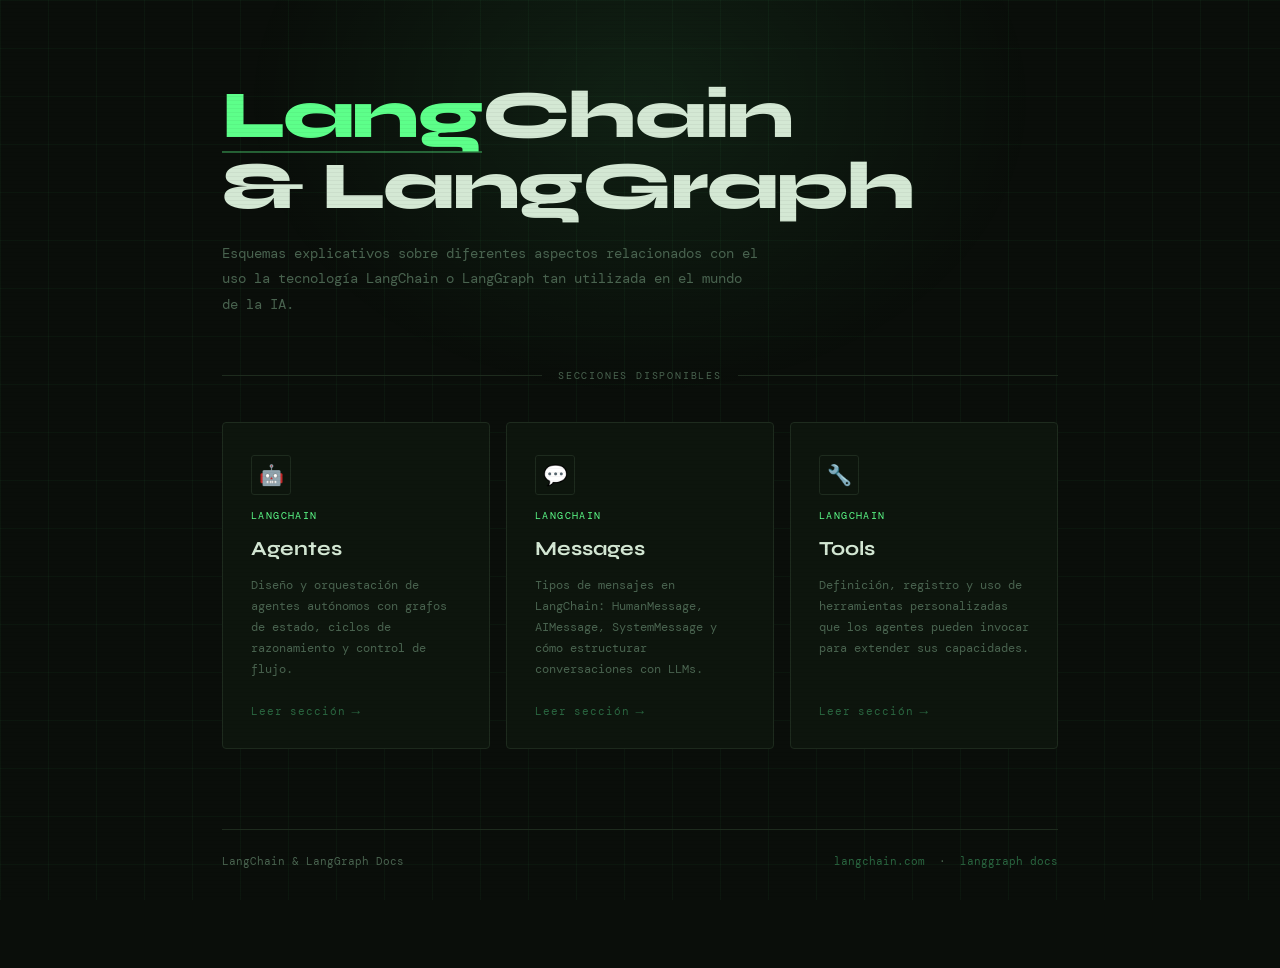
<file: index.html>
<!DOCTYPE html>
<html lang="es">
<head>
  <meta charset="UTF-8" />
  <meta name="viewport" content="width=device-width, initial-scale=1.0"/>
  <title>LangChain & LangGraph — Documentación</title>
  <link rel="preconnect" href="https://fonts.googleapis.com">
  <link href="https://fonts.googleapis.com/css2?family=DM+Mono:ital,wght@0,300;0,400;0,500;1,400&family=Syne:wght@400;700;800&display=swap" rel="stylesheet">
  <style>
    :root {
      --bg: #0a0e0a;
      --surface: #111611;
      --border: #1e2b1e;
      --accent: #5dff8a;
      --accent-dim: #2a6640;
      --text: #d4e8d4;
      --muted: #4a6450;
      --card-bg: #0d150d;
    }

    *, *::before, *::after { box-sizing: border-box; margin: 0; padding: 0; }

    body {
      font-family: 'DM Mono', monospace;
      background: var(--bg);
      color: var(--text);
      min-height: 100vh;
      overflow-x: hidden;
    }

    /* ── Grid background ── */
    body::before {
      content: '';
      position: fixed;
      inset: 0;
      background-image:
        linear-gradient(rgba(93,255,138,.04) 1px, transparent 1px),
        linear-gradient(90deg, rgba(93,255,138,.04) 1px, transparent 1px);
      background-size: 48px 48px;
      pointer-events: none;
      z-index: 0;
    }

    /* ── Glow blob ── */
    body::after {
      content: '';
      position: fixed;
      top: -200px;
      left: 50%;
      transform: translateX(-50%);
      width: 800px;
      height: 600px;
      background: radial-gradient(ellipse, rgba(93,255,138,.08) 0%, transparent 70%);
      pointer-events: none;
      z-index: 0;
    }

    .wrapper {
      position: relative;
      z-index: 1;
      max-width: 900px;
      margin: 0 auto;
      padding: 80px 32px 100px;
    }

    /* ── Header ── */
    .badge {
      display: inline-flex;
      align-items: center;
      gap: 8px;
      border: 1px solid var(--accent-dim);
      border-radius: 2px;
      padding: 4px 12px;
      font-size: 11px;
      color: var(--accent);
      letter-spacing: .12em;
      text-transform: uppercase;
      margin-bottom: 32px;
      opacity: 0;
      animation: fadeUp .5s ease forwards .1s;
    }

    .badge::before {
      content: '';
      display: inline-block;
      width: 6px;
      height: 6px;
      background: var(--accent);
      border-radius: 50%;
      animation: pulse 2s ease-in-out infinite;
    }

    @keyframes pulse {
      0%,100% { opacity: 1; transform: scale(1); }
      50%      { opacity: .4; transform: scale(.7); }
    }

    h1 {
      font-family: 'Syne', sans-serif;
      font-weight: 800;
      font-size: clamp(2.4rem, 6vw, 4.2rem);
      line-height: 1.05;
      letter-spacing: -.02em;
      margin-bottom: 20px;
      opacity: 0;
      animation: fadeUp .6s ease forwards .2s;
    }

    h1 span.hl {
      color: var(--accent);
      position: relative;
    }

    h1 span.hl::after {
      content: '';
      position: absolute;
      left: 0; right: 0; bottom: 2px;
      height: 2px;
      background: var(--accent);
      opacity: .35;
    }

    .subtitle {
      font-size: 14px;
      color: var(--muted);
      line-height: 1.8;
      max-width: 540px;
      opacity: 0;
      animation: fadeUp .6s ease forwards .35s;
    }

    /* ── Divider ── */
    .divider {
      display: flex;
      align-items: center;
      gap: 16px;
      margin: 52px 0 40px;
      opacity: 0;
      animation: fadeUp .5s ease forwards .45s;
    }

    .divider span {
      font-size: 10px;
      letter-spacing: .18em;
      text-transform: uppercase;
      color: var(--muted);
      white-space: nowrap;
    }

    .divider::before, .divider::after {
      content: '';
      flex: 1;
      height: 1px;
      background: var(--border);
    }

    /* ── Cards grid ── */
    .cards {
      display: grid;
      grid-template-columns: repeat(auto-fit, minmax(240px, 1fr));
      gap: 16px;
    }

    .card {
      background: var(--card-bg);
      border: 1px solid var(--border);
      border-radius: 4px;
      padding: 32px 28px 28px;
      text-decoration: none;
      color: inherit;
      display: flex;
      flex-direction: column;
      gap: 14px;
      position: relative;
      overflow: hidden;
      opacity: 0;
      transition: border-color .25s, transform .25s;
    }

    .card:nth-child(1) { animation: fadeUp .55s ease forwards .55s; }
    .card:nth-child(2) { animation: fadeUp .55s ease forwards .65s; }
    .card:nth-child(3) { animation: fadeUp .55s ease forwards .75s; }

    .card::before {
      content: '';
      position: absolute;
      inset: 0;
      background: linear-gradient(135deg, rgba(93,255,138,.04) 0%, transparent 60%);
      opacity: 0;
      transition: opacity .3s;
    }

    .card:hover {
      border-color: var(--accent-dim);
      transform: translateY(-4px);
    }

    .card:hover::before { opacity: 1; }

    .card-icon {
      width: 40px;
      height: 40px;
      border: 1px solid var(--border);
      border-radius: 3px;
      display: flex;
      align-items: center;
      justify-content: center;
      font-size: 20px;
      transition: border-color .25s;
    }

    .card:hover .card-icon { border-color: var(--accent-dim); }

    .card-label {
      font-size: 10px;
      letter-spacing: .14em;
      text-transform: uppercase;
      color: var(--accent);
    }

    .card-title {
      font-family: 'Syne', sans-serif;
      font-weight: 700;
      font-size: 1.25rem;
      color: var(--text);
    }

    .card-desc {
      font-size: 12px;
      color: var(--muted);
      line-height: 1.75;
      flex: 1;
    }

    .card-arrow {
      display: flex;
      align-items: center;
      gap: 6px;
      font-size: 11px;
      color: var(--accent-dim);
      letter-spacing: .08em;
      margin-top: 8px;
      transition: color .25s, gap .25s;
    }

    .card:hover .card-arrow {
      color: var(--accent);
      gap: 10px;
    }

    .card-arrow::after {
      content: '→';
      font-size: 14px;
    }

    /* ── Footer ── */
    footer {
      margin-top: 80px;
      padding-top: 24px;
      border-top: 1px solid var(--border);
      display: flex;
      justify-content: space-between;
      align-items: center;
      font-size: 11px;
      color: var(--muted);
      opacity: 0;
      animation: fadeUp .5s ease forwards .85s;
    }

    footer a {
      color: var(--accent-dim);
      text-decoration: none;
    }

    footer a:hover { color: var(--accent); }

    /* ── Animations ── */
    @keyframes fadeUp {
      from { opacity: 0; transform: translateY(20px); }
      to   { opacity: 1; transform: translateY(0); }
    }

    /* ── Scanline overlay ── */
    .scanlines {
      position: fixed;
      inset: 0;
      pointer-events: none;
      z-index: 2;
      background: repeating-linear-gradient(
        0deg,
        transparent,
        transparent 3px,
        rgba(0,0,0,.04) 3px,
        rgba(0,0,0,.04) 4px
      );
    }
  </style>
</head>
<body>

  <div class="scanlines"></div>

  <div class="wrapper">


    <h1>
      <span class="hl">Lang</span>Chain<br>
      &amp; LangGraph
    </h1>

    <p class="subtitle">
        Esquemas explicativos sobre diferentes aspectos relacionados  con 
        el uso la tecnología LangChain o LangGraph tan utilizada en el mundo de la IA.
   
    </p>

    <div class="divider"><span>Secciones disponibles</span></div>

    <div class="cards">

      <a href="Agentes.html" class="card">
        <div class="card-icon">🤖</div>
        <div class="card-label">LangChain</div>
        <div class="card-title">Agentes</div>
        <p class="card-desc">
          Diseño y orquestación de agentes autónomos con grafos de estado,
          ciclos de razonamiento y control de flujo.
        </p>
        <span class="card-arrow">Leer sección</span>
      </a>

      <a href="messages.html" class="card">
        <div class="card-icon">💬</div>
        <div class="card-label">LangChain</div>
        <div class="card-title">Messages</div>
        <p class="card-desc">
          Tipos de mensajes en LangChain: HumanMessage, AIMessage, SystemMessage
          y cómo estructurar conversaciones con LLMs.
        </p>
        <span class="card-arrow">Leer sección</span>
      </a>

      <a href="Tools.html" class="card">
        <div class="card-icon">🔧</div>
        <div class="card-label">LangChain</div>
        <div class="card-title">Tools</div>
        <p class="card-desc">
          Definición, registro y uso de herramientas personalizadas que los
          agentes pueden invocar para extender sus capacidades.
        </p>
        <span class="card-arrow">Leer sección</span>
      </a>

    </div>

    <footer>
      <span>LangChain &amp; LangGraph Docs</span>
      <span>
        <a href="https://python.langchain.com" target="_blank">langchain.com</a>
        &nbsp;·&nbsp;
        <a href="https://langchain-ai.github.io/langgraph/" target="_blank">langgraph docs</a>
      </span>
    </footer>

  </div>
</body>
</html>
</file>
